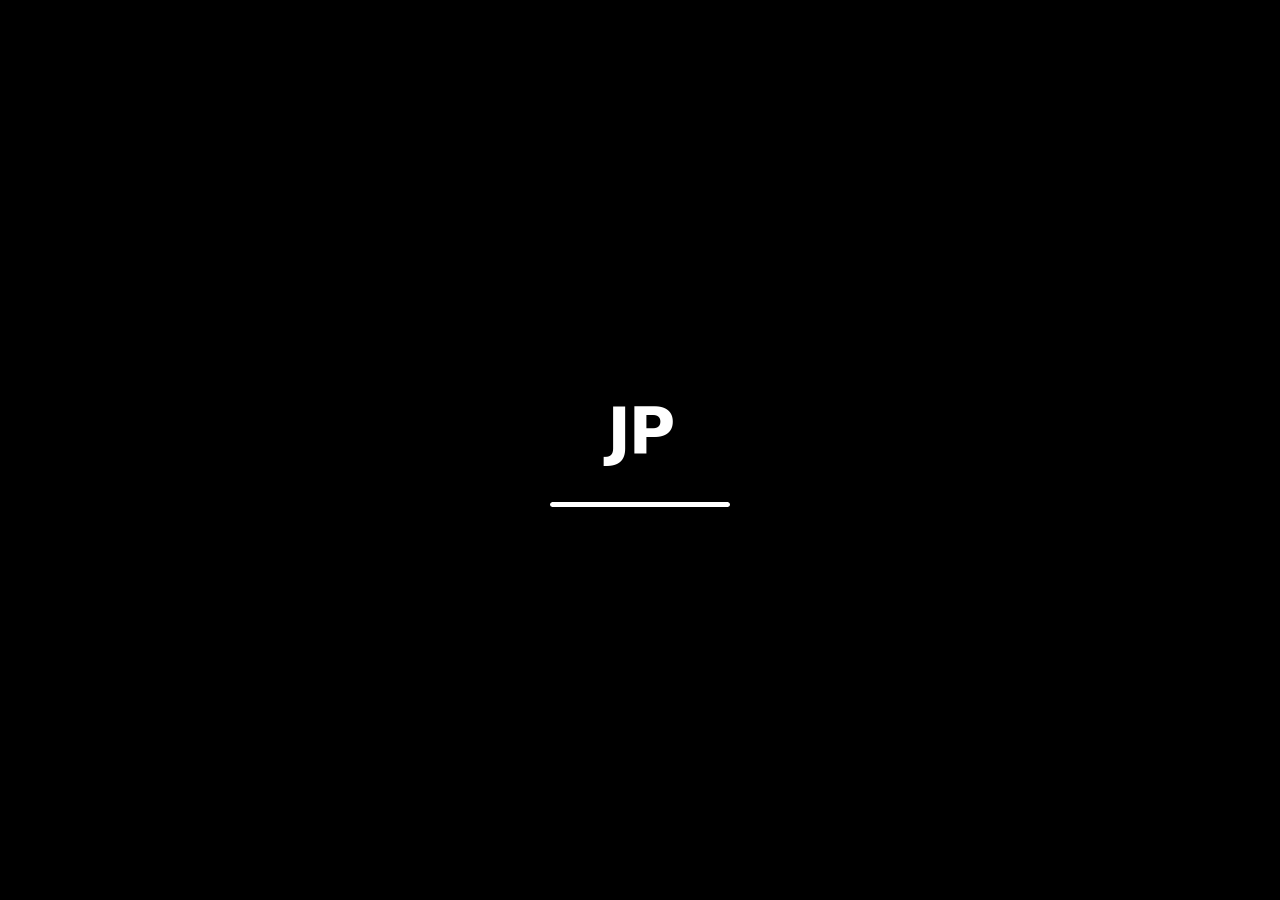
<file: index.html>
<!doctype html>
<html lang="ko">
<head>
<meta charset="utf-8">
<meta name="viewport" content="width=device-width,initial-scale=1,viewport-fit=cover">
<title>박지홍 · Portfolio</title>
<meta name="description" content="박지홍 포트폴리오. WTI·FX 헤지 논문 6편, ESG 의사결정층 ERP, 상장사 헤지 관측소, 계량 모형 44종. 회계·금융 도메인을 이해하는 계량 설계.">
<meta property="og:title" content="박지홍 · Portfolio">
<meta property="og:description" content="헤지 논문 6편 · HongERP · Hedge Observatory · Quant Lab">
<meta property="og:type" content="website">
<meta name="theme-color" content="#104281">
<link rel="icon" href="data:image/svg+xml,%3Csvg xmlns='http://www.w3.org/2000/svg' viewBox='0 0 64 64'%3E%3Crect width='64' height='64' rx='14' fill='%23104281'/%3E%3Ctext x='32' y='42' font-size='28' text-anchor='middle' fill='white' font-family='-apple-system,sans-serif' font-weight='700'%3EJP%3C/text%3E%3C/svg%3E">
<link rel="stylesheet" href="style.css?v=202610021143">
</head>
<body>
<div class="sr" aria-hidden="false">
  <h1>박지홍 · 부산대학교 경영학과</h1>
  <p>헤지 계산과 회계 처리, 공시까지 한 줄로 다루는 경영학과 학생. WTI와 원달러 헤지를 예산, 트레이딩, 회계, 공시 네 층으로 푼 논문 6편, ESG 의사결정층 ERP, 상장사 파생 각주 전수 파싱, 계량 모형 44종, 리스크 우선 트레이딩 데스크.</p>
  <p><a href="cv.html">읽기 모드(한국어)</a> · <a href="cv-en.html">Reading mode (English)</a> · <a href="https://github.com/JihongParker">GitHub</a> · <a href="https://ssrn.com/author=12066228">SSRN</a></p>
</div>
<noscript><p style="padding:20px">이 화면은 자바스크립트가 필요합니다. <a href="cv.html">읽기 모드</a>로 보십시오.</p></noscript>
<div id="boot"><div class="mark">JP</div><div class="bar"><i></i></div></div>

<div id="menubar">
  <div class="l">
    <div class="item logo" data-menu="logo">JP</div>
    <div class="item app">Finder</div>
    <div class="item hide-m" data-menu="file">파일</div>
    <div class="item" data-menu="go">이동</div>
    <div class="item hide-m" data-menu="help">도움말</div>
    <a class="item read" href="cv.html">읽기 모드</a>
  </div>
  <div class="r">
    <button class="item" id="theme-btn" title="다크 모드 전환"><span id="theme-ic"></span></button>
    <button class="item" id="spot-btn" title="검색 (⌘K)"><svg viewBox="0 0 24 24"><path d="M10 3a7 7 0 1 1 0 14 7 7 0 0 1 0-14zm0 2a5 5 0 1 0 0 10 5 5 0 0 0 0-10zm6.3 9.9l4.4 4.4-1.4 1.4-4.4-4.4z"/></svg></button>
    <div class="item hide-m" title="Wi-Fi"><svg viewBox="0 0 24 24"><path d="M12 20a2 2 0 1 1 0-4 2 2 0 0 1 0 4zm-4.2-5.2l-1.4-1.4a8 8 0 0 1 11.2 0l-1.4 1.4a6 6 0 0 0-8.4 0zM4.9 11.9 3.5 10.5a12 12 0 0 1 17 0l-1.4 1.4a10 10 0 0 0-14.2 0z"/></svg></div>
    <div class="item hide-m" title="배터리"><svg viewBox="0 0 24 24"><path d="M3 8a2 2 0 0 1 2-2h13a2 2 0 0 1 2 2v1h1v6h-1v1a2 2 0 0 1-2 2H5a2 2 0 0 1-2-2zm2 0v8h13V8zm1 1h9v6H6z"/></svg></div>
    <div class="item clock" id="clock"></div>
  </div>
</div>

<div id="desktop"><div id="icons"></div></div>

<div id="spot"><div class="box"><input placeholder="Spotlight 검색: 논문, HongERP, 연락 …"><ul></ul></div></div>

<div id="dock"></div>

<script src="data.js?v=202610021143"></script>
<script src="app.js?v=202610021143"></script>
</body>
</html>
</file>
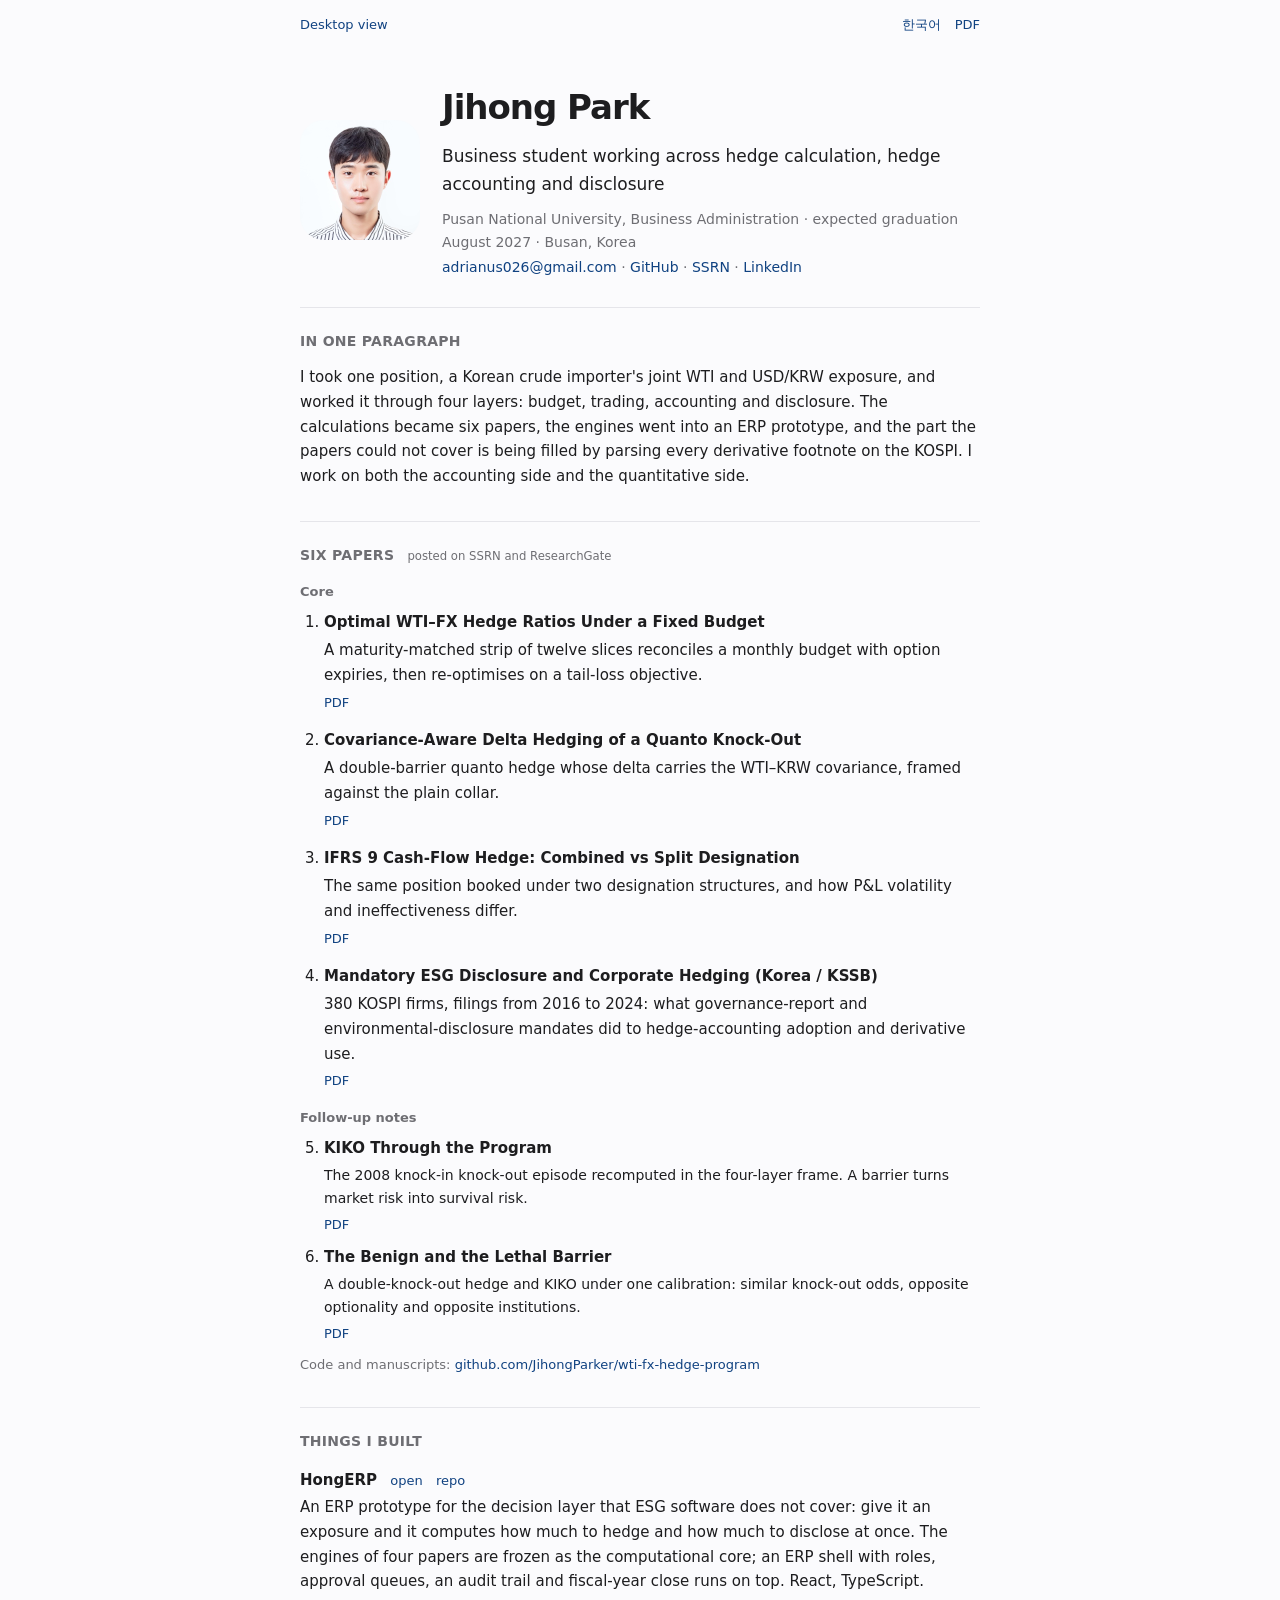
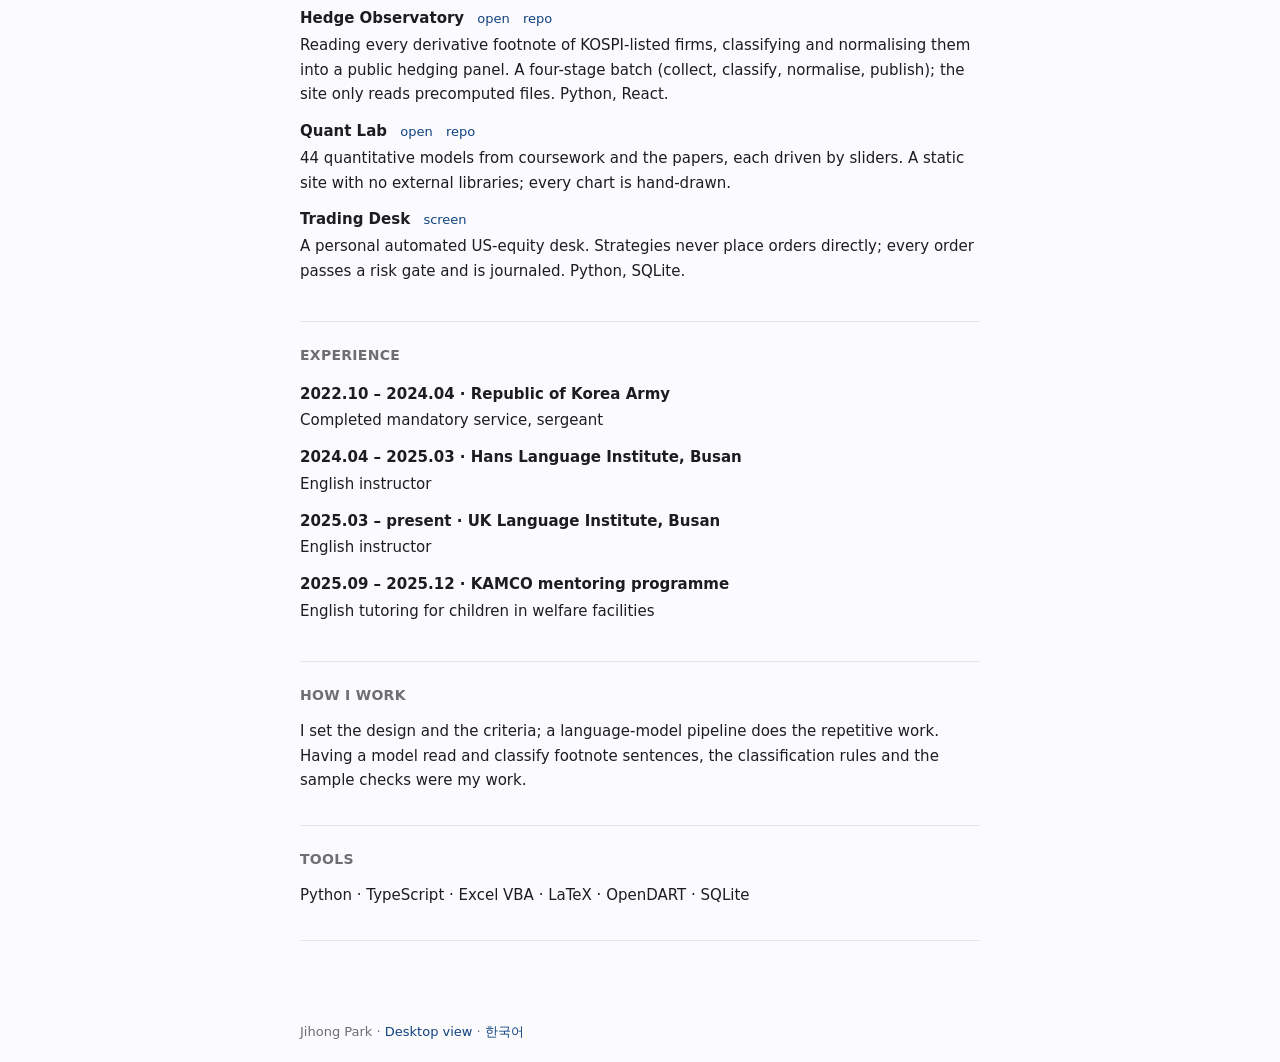
<file: cv-en.html>
<!doctype html>
<html lang="en">
<head>
<meta charset="utf-8">
<meta name="viewport" content="width=device-width,initial-scale=1">
<title>Jihong Park · Reading mode</title>
<meta name="description" content="Jihong Park, Pusan National University. Six papers on one WTI × USD/KRW position across budget, trading, accounting and disclosure; an ESG decision-layer ERP; a KOSPI derivative-footnote observatory; 44 interactive quant models; a risk-first trading desk.">
<meta property="og:title" content="Jihong Park · Portfolio">
<meta property="og:description" content="Six papers · HongERP · Hedge Observatory · Quant Lab · Trading Desk">
<meta property="og:type" content="profile">
<link rel="alternate" hreflang="ko" href="cv.html">
<link rel="icon" href="data:image/svg+xml,%3Csvg xmlns='http://www.w3.org/2000/svg' viewBox='0 0 64 64'%3E%3Crect width='64' height='64' rx='14' fill='%23104281'/%3E%3Ctext x='32' y='42' font-size='28' text-anchor='middle' fill='white' font-family='-apple-system,sans-serif' font-weight='700'%3EJP%3C/text%3E%3C/svg%3E">
<link rel="stylesheet" href="cv.css">
</head>
<body>
<nav class="top"><a href="index.html#finder">Desktop view</a><span><a href="cv.html">한국어</a><a href="cv/jihong-park-cv-en.pdf" download>PDF</a></span></nav>
<main>
<header class="with-photo">
  <img class="photo" src="img/profile.jpg" alt="Jihong Park" width="120" height="120">
  <div>
  <h1>Jihong Park</h1>
  <p class="tag">Business student working across hedge calculation, hedge accounting and disclosure</p>
  <p class="meta">Pusan National University, Business Administration · expected graduation August 2027 · Busan, Korea</p>
  <p class="links"><a href="mailto:adrianus026@gmail.com">adrianus026@gmail.com</a> · <a href="https://github.com/JihongParker">GitHub</a> · <a href="https://ssrn.com/author=12066228">SSRN</a> · <a href="https://www.linkedin.com/in/jihongparker">LinkedIn</a></p>
  </div>
</header>

<section>
  <h2>In one paragraph</h2>
  <p>I took one position, a Korean crude importer's joint WTI and USD/KRW exposure, and worked it through four layers: budget, trading, accounting and disclosure. The calculations became six papers, the engines went into an ERP prototype, and the part the papers could not cover is being filled by parsing every derivative footnote on the KOSPI. I work on both the accounting side and the quantitative side.</p>
</section>

<section>
  <h2>Six papers <small>posted on SSRN and ResearchGate</small></h2>
  <h3>Core</h3>
  <ol class="papers">
    <li><b>Optimal WTI–FX Hedge Ratios Under a Fixed Budget</b><p>A maturity-matched strip of twelve slices reconciles a monthly budget with option expiries, then re-optimises on a tail-loss objective.</p><a href="papers/Park_hedge_optimization.pdf">PDF</a></li>
    <li><b>Covariance-Aware Delta Hedging of a Quanto Knock-Out</b><p>A double-barrier quanto hedge whose delta carries the WTI–KRW covariance, framed against the plain collar.</p><a href="papers/Park_Quanto.pdf">PDF</a></li>
    <li><b>IFRS 9 Cash-Flow Hedge: Combined vs Split Designation</b><p>The same position booked under two designation structures, and how P&amp;L volatility and ineffectiveness differ.</p><a href="papers/Park_CFH.pdf">PDF</a></li>
    <li><b>Mandatory ESG Disclosure and Corporate Hedging (Korea / KSSB)</b><p>380 KOSPI firms, filings from 2016 to 2024: what governance-report and environmental-disclosure mandates did to hedge-accounting adoption and derivative use.</p><a href="papers/Park_ESG_disclosure.pdf">PDF</a></li>
  </ol>
  <h3>Follow-up notes</h3>
  <ol class="papers notes" start="5">
    <li><b>KIKO Through the Program</b><p>The 2008 knock-in knock-out episode recomputed in the four-layer frame. A barrier turns market risk into survival risk.</p><a href="papers/Park_KIKO_note.pdf">PDF</a></li>
    <li><b>The Benign and the Lethal Barrier</b><p>A double-knock-out hedge and KIKO under one calibration: similar knock-out odds, opposite optionality and opposite institutions.</p><a href="papers/Park_KIKO_comparison.pdf">PDF</a></li>
  </ol>
  <p class="note">Code and manuscripts: <a href="https://github.com/JihongParker/wti-fx-hedge-program">github.com/JihongParker/wti-fx-hedge-program</a></p>
</section>

<section>
  <h2>Things I built</h2>
  <dl class="projects">
    <dt>HongERP <a href="https://jihongparker.github.io/hong-erp/?lang=en">open</a> <a href="https://github.com/JihongParker/hong-erp">repo</a></dt>
    <dd>An ERP prototype for the decision layer that ESG software does not cover: give it an exposure and it computes how much to hedge and how much to disclose at once. The engines of four papers are frozen as the computational core; an ERP shell with roles, approval queues, an audit trail and fiscal-year close runs on top. React, TypeScript.</dd>
    <dt>Hedge Observatory <a href="https://jihongparker.github.io/hedge-observatory/">open</a> <a href="https://github.com/JihongParker/hedge-observatory">repo</a></dt>
    <dd>Reading every derivative footnote of KOSPI-listed firms, classifying and normalising them into a public hedging panel. A four-stage batch (collect, classify, normalise, publish); the site only reads precomputed files. Python, React.</dd>
    <dt>Quant Lab <a href="https://jihongparker.github.io/quant-lab/">open</a> <a href="https://github.com/JihongParker/quant-lab">repo</a></dt>
    <dd>44 quantitative models from coursework and the papers, each driven by sliders. A static site with no external libraries; every chart is hand-drawn.</dd>
    <dt>Trading Desk <a href="index.html#desk">screen</a></dt>
    <dd>A personal automated US-equity desk. Strategies never place orders directly; every order passes a risk gate and is journaled. Python, SQLite.</dd>
  </dl>
</section>

<section>
  <h2>Experience</h2>
  <dl class="projects">
    <dt>2022.10 – 2024.04 · Republic of Korea Army</dt><dd>Completed mandatory service, sergeant</dd>
    <dt>2024.04 – 2025.03 · Hans Language Institute, Busan</dt><dd>English instructor</dd>
    <dt>2025.03 – present · UK Language Institute, Busan</dt><dd>English instructor</dd>
    <dt>2025.09 – 2025.12 · KAMCO mentoring programme</dt><dd>English tutoring for children in welfare facilities</dd>
  </dl>
</section>

<section>
  <h2>How I work</h2>
  <p>I set the design and the criteria; a language-model pipeline does the repetitive work. Having a model read and classify footnote sentences, the classification rules and the sample checks were my work.</p>
</section>

<section>
  <h2>Tools</h2>
  <p>Python · TypeScript · Excel VBA · LaTeX · OpenDART · SQLite</p>
</section>
</main>
<footer>Jihong Park · <a href="index.html#finder">Desktop view</a> · <a href="cv.html">한국어</a></footer>
</body>
</html>
</file>
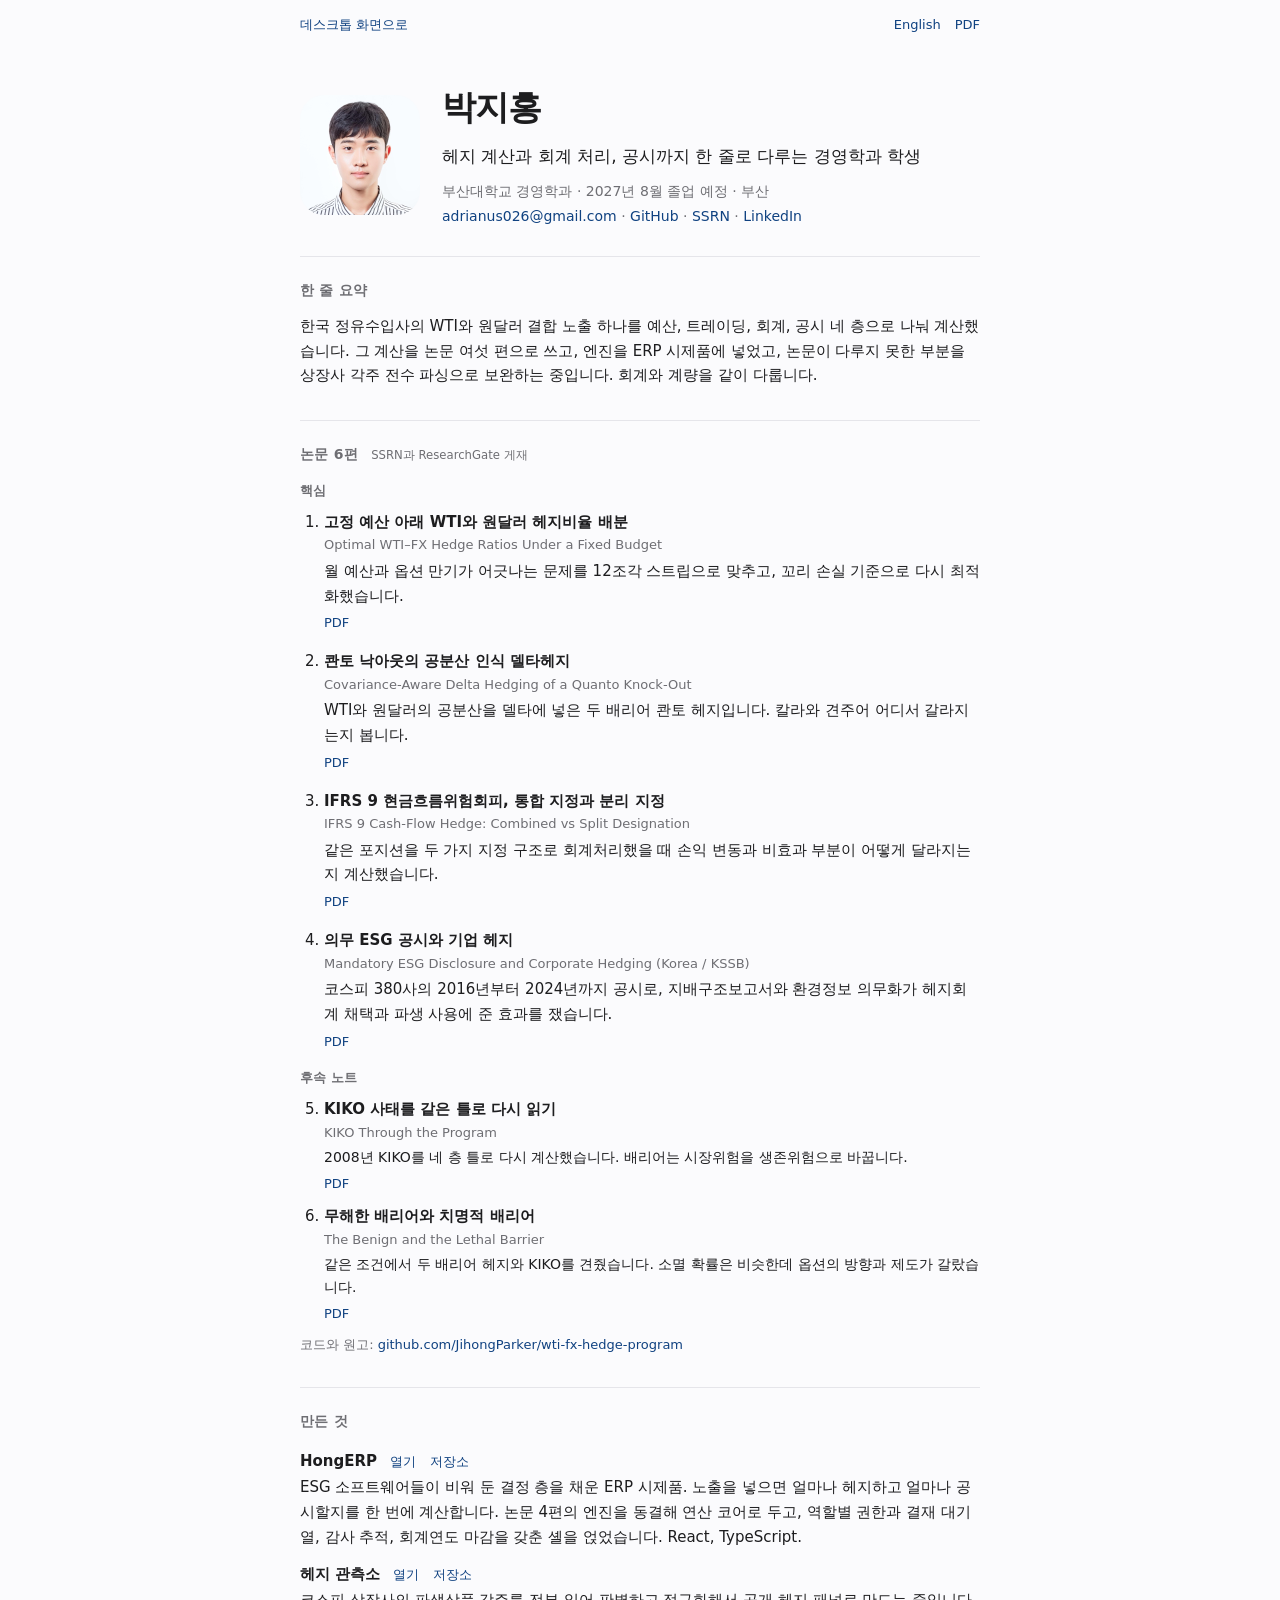
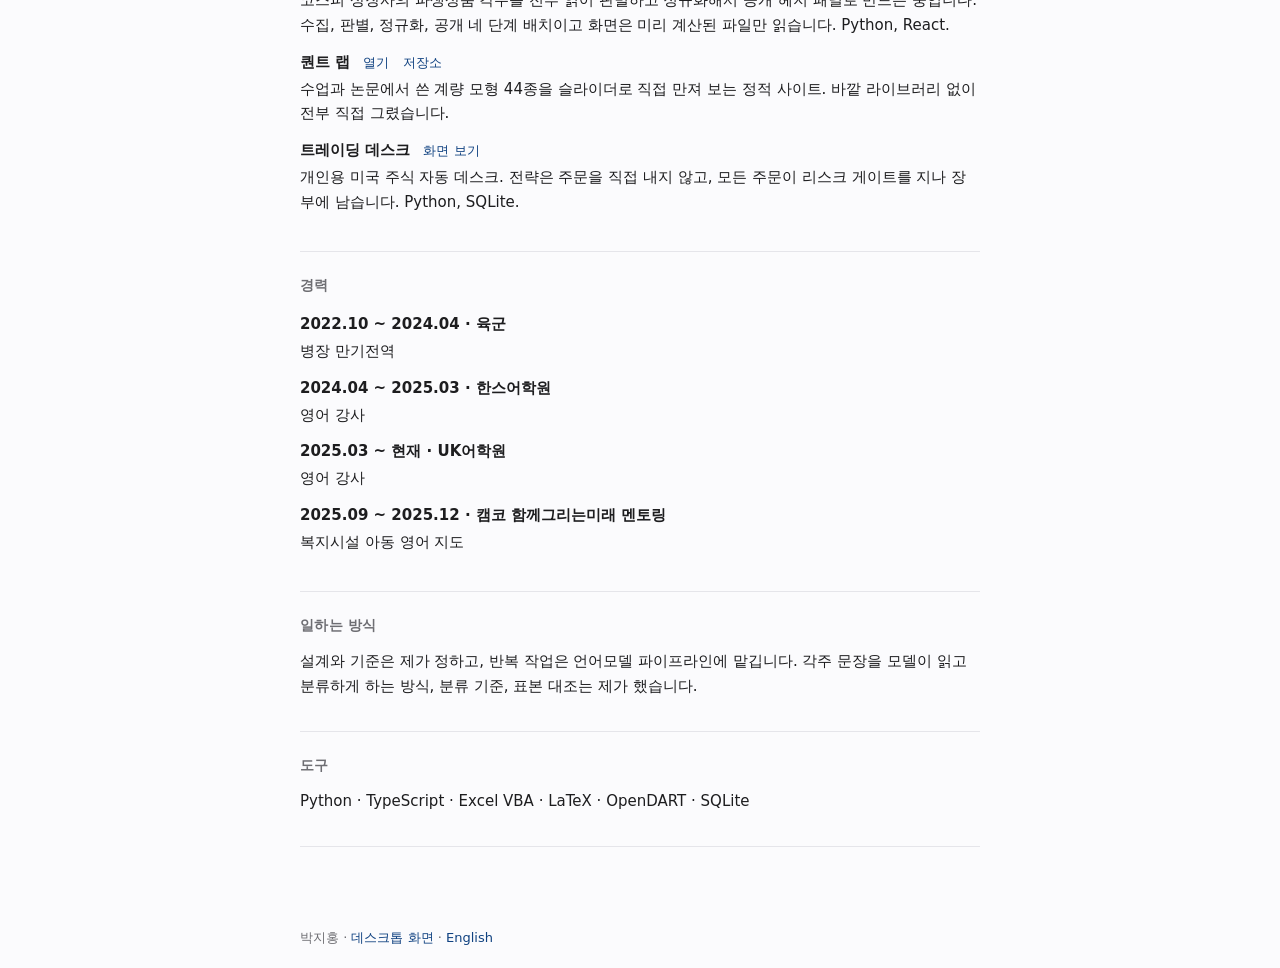
<file: cv.html>
<!doctype html>
<html lang="ko">
<head>
<meta charset="utf-8">
<meta name="viewport" content="width=device-width,initial-scale=1">
<title>박지홍 · 읽기 모드</title>
<meta name="description" content="박지홍. 부산대학교 경영학과. WTI와 원달러 헤지를 예산, 트레이딩, 회계, 공시 네 층으로 푼 작업 논문 6편, ESG 의사결정층 ERP, 상장사 파생 각주 전수 파싱, 계량 모형 44종, 리스크 우선 트레이딩 데스크.">
<meta property="og:title" content="박지홍 · 포트폴리오">
<meta property="og:description" content="작업 논문 6편 · HongERP · 헤지 관측소 · 퀀트 랩 · 트레이딩 데스크">
<meta property="og:type" content="profile">
<link rel="alternate" hreflang="en" href="cv-en.html">
<link rel="icon" href="data:image/svg+xml,%3Csvg xmlns='http://www.w3.org/2000/svg' viewBox='0 0 64 64'%3E%3Crect width='64' height='64' rx='14' fill='%23104281'/%3E%3Ctext x='32' y='42' font-size='28' text-anchor='middle' fill='white' font-family='-apple-system,sans-serif' font-weight='700'%3EJP%3C/text%3E%3C/svg%3E">
<link rel="stylesheet" href="cv.css">
</head>
<body>
<nav class="top"><a href="index.html#finder">데스크톱 화면으로</a><span><a href="cv-en.html">English</a><a href="cv/jihong-park-cv-ko.pdf" download>PDF</a></span></nav>
<main>
<header class="with-photo">
  <img class="photo" src="img/profile.jpg" alt="박지홍" width="120" height="120">
  <div>
  <h1>박지홍</h1>
  <p class="tag">헤지 계산과 회계 처리, 공시까지 한 줄로 다루는 경영학과 학생</p>
  <p class="meta">부산대학교 경영학과 · 2027년 8월 졸업 예정 · 부산</p>
  <p class="links"><a href="mailto:adrianus026@gmail.com">adrianus026@gmail.com</a> · <a href="https://github.com/JihongParker">GitHub</a> · <a href="https://ssrn.com/author=12066228">SSRN</a> · <a href="https://www.linkedin.com/in/jihongparker">LinkedIn</a></p>
  </div>
</header>

<section>
  <h2>한 줄 요약</h2>
  <p>한국 정유수입사의 WTI와 원달러 결합 노출 하나를 예산, 트레이딩, 회계, 공시 네 층으로 나눠 계산했습니다. 그 계산을 논문 여섯 편으로 쓰고, 엔진을 ERP 시제품에 넣었고, 논문이 다루지 못한 부분을 상장사 각주 전수 파싱으로 보완하는 중입니다. 회계와 계량을 같이 다룹니다.</p>
</section>

<section>
  <h2>논문 6편 <small>SSRN과 ResearchGate 게재</small></h2>
  <h3>핵심</h3>
  <ol class="papers">
    <li><b>고정 예산 아래 WTI와 원달러 헤지비율 배분</b><i>Optimal WTI–FX Hedge Ratios Under a Fixed Budget</i><p>월 예산과 옵션 만기가 어긋나는 문제를 12조각 스트립으로 맞추고, 꼬리 손실 기준으로 다시 최적화했습니다.</p><a href="papers/Park_hedge_optimization.pdf">PDF</a></li>
    <li><b>콴토 낙아웃의 공분산 인식 델타헤지</b><i>Covariance-Aware Delta Hedging of a Quanto Knock-Out</i><p>WTI와 원달러의 공분산을 델타에 넣은 두 배리어 콴토 헤지입니다. 칼라와 견주어 어디서 갈라지는지 봅니다.</p><a href="papers/Park_Quanto.pdf">PDF</a></li>
    <li><b>IFRS 9 현금흐름위험회피, 통합 지정과 분리 지정</b><i>IFRS 9 Cash-Flow Hedge: Combined vs Split Designation</i><p>같은 포지션을 두 가지 지정 구조로 회계처리했을 때 손익 변동과 비효과 부분이 어떻게 달라지는지 계산했습니다.</p><a href="papers/Park_CFH.pdf">PDF</a></li>
    <li><b>의무 ESG 공시와 기업 헤지</b><i>Mandatory ESG Disclosure and Corporate Hedging (Korea / KSSB)</i><p>코스피 380사의 2016년부터 2024년까지 공시로, 지배구조보고서와 환경정보 의무화가 헤지회계 채택과 파생 사용에 준 효과를 쟀습니다.</p><a href="papers/Park_ESG_disclosure.pdf">PDF</a></li>
  </ol>
  <h3>후속 노트</h3>
  <ol class="papers notes" start="5">
    <li><b>KIKO 사태를 같은 틀로 다시 읽기</b><i>KIKO Through the Program</i><p>2008년 KIKO를 네 층 틀로 다시 계산했습니다. 배리어는 시장위험을 생존위험으로 바꿉니다.</p><a href="papers/Park_KIKO_note.pdf">PDF</a></li>
    <li><b>무해한 배리어와 치명적 배리어</b><i>The Benign and the Lethal Barrier</i><p>같은 조건에서 두 배리어 헤지와 KIKO를 견줬습니다. 소멸 확률은 비슷한데 옵션의 방향과 제도가 갈랐습니다.</p><a href="papers/Park_KIKO_comparison.pdf">PDF</a></li>
  </ol>
  <p class="note">코드와 원고: <a href="https://github.com/JihongParker/wti-fx-hedge-program">github.com/JihongParker/wti-fx-hedge-program</a></p>
</section>

<section>
  <h2>만든 것</h2>
  <dl class="projects">
    <dt>HongERP <a href="https://jihongparker.github.io/hong-erp/?lang=ko">열기</a> <a href="https://github.com/JihongParker/hong-erp">저장소</a></dt>
    <dd>ESG 소프트웨어들이 비워 둔 결정 층을 채운 ERP 시제품. 노출을 넣으면 얼마나 헤지하고 얼마나 공시할지를 한 번에 계산합니다. 논문 4편의 엔진을 동결해 연산 코어로 두고, 역할별 권한과 결재 대기열, 감사 추적, 회계연도 마감을 갖춘 셸을 얹었습니다. React, TypeScript.</dd>
    <dt>헤지 관측소 <a href="https://jihongparker.github.io/hedge-observatory/">열기</a> <a href="https://github.com/JihongParker/hedge-observatory">저장소</a></dt>
    <dd>코스피 상장사의 파생상품 각주를 전부 읽어 판별하고 정규화해서 공개 헤지 패널로 만드는 중입니다. 수집, 판별, 정규화, 공개 네 단계 배치이고 화면은 미리 계산된 파일만 읽습니다. Python, React.</dd>
    <dt>퀀트 랩 <a href="https://jihongparker.github.io/quant-lab/">열기</a> <a href="https://github.com/JihongParker/quant-lab">저장소</a></dt>
    <dd>수업과 논문에서 쓴 계량 모형 44종을 슬라이더로 직접 만져 보는 정적 사이트. 바깥 라이브러리 없이 전부 직접 그렸습니다.</dd>
    <dt>트레이딩 데스크 <a href="index.html#desk">화면 보기</a></dt>
    <dd>개인용 미국 주식 자동 데스크. 전략은 주문을 직접 내지 않고, 모든 주문이 리스크 게이트를 지나 장부에 남습니다. Python, SQLite.</dd>
  </dl>
</section>

<section>
  <h2>경력</h2>
  <dl class="projects">
    <dt>2022.10 ~ 2024.04 · 육군</dt><dd>병장 만기전역</dd>
    <dt>2024.04 ~ 2025.03 · 한스어학원</dt><dd>영어 강사</dd>
    <dt>2025.03 ~ 현재 · UK어학원</dt><dd>영어 강사</dd>
    <dt>2025.09 ~ 2025.12 · 캠코 함께그리는미래 멘토링</dt><dd>복지시설 아동 영어 지도</dd>
  </dl>
</section>

<section>
  <h2>일하는 방식</h2>
  <p>설계와 기준은 제가 정하고, 반복 작업은 언어모델 파이프라인에 맡깁니다. 각주 문장을 모델이 읽고 분류하게 하는 방식, 분류 기준, 표본 대조는 제가 했습니다.</p>
</section>

<section>
  <h2>도구</h2>
  <p>Python · TypeScript · Excel VBA · LaTeX · OpenDART · SQLite</p>
</section>
</main>
<footer>박지홍 · <a href="index.html#finder">데스크톱 화면</a> · <a href="cv-en.html">English</a></footer>
</body>
</html>
</file>
<file: style.css>
/* ---------- tokens ---------- */
:root{
  --font:-apple-system,BlinkMacSystemFont,"SF Pro Text","Apple SD Gothic Neo","Pretendard","Noto Sans KR",system-ui,sans-serif;
  --mono:"SF Mono",ui-monospace,Menlo,Consolas,monospace;
  --accent:#0a66ff; --accent-2:#104281;
  --win-bg:rgba(246,246,248,.92); --win-fg:#1d1d1f; --win-muted:#6e6e73; --win-border:rgba(0,0,0,.14);
  --side-bg:rgba(236,236,240,.82); --side-hover:rgba(0,0,0,.06); --side-active:rgba(0,0,0,.1);
  --bar-bg:rgba(255,255,255,.55); --bar-fg:#1d1d1f;
  --dock-bg:rgba(255,255,255,.45); --dock-border:rgba(255,255,255,.55);
  --card:rgba(255,255,255,.7); --line:rgba(0,0,0,.08);
  --icon-label:#fff; --sel:rgba(10,102,255,.18);
  --wall-a:#4f7dd6; --wall-b:#8a55c8; --wall-c:#e9a5a0; --wall-d:#f6d6a3;
  --shadow:0 22px 70px rgba(0,0,0,.35),0 0 0 .5px rgba(0,0,0,.25);
  --r:12px;
}
[data-theme="dark"]{
  --win-bg:rgba(36,36,40,.9); --win-fg:#f5f5f7; --win-muted:#9a9aa1; --win-border:rgba(255,255,255,.12);
  --side-bg:rgba(28,28,32,.8); --side-hover:rgba(255,255,255,.06); --side-active:rgba(255,255,255,.12);
  --bar-bg:rgba(20,20,24,.5); --bar-fg:#f5f5f7;
  --dock-bg:rgba(30,30,34,.5); --dock-border:rgba(255,255,255,.18);
  --card:rgba(255,255,255,.06); --line:rgba(255,255,255,.1);
  --sel:rgba(10,132,255,.3);
  --wall-a:#0d1b3d; --wall-b:#3b2a6e; --wall-c:#7a3b5e; --wall-d:#1a3a5c;
  --shadow:0 22px 70px rgba(0,0,0,.6),0 0 0 .5px rgba(255,255,255,.15);
}
*{box-sizing:border-box}
html,body{height:100%;margin:0;overflow:hidden;font-family:var(--font);color:var(--win-fg);-webkit-font-smoothing:antialiased;font-size:14px}
button{font:inherit;color:inherit;background:none;border:0;cursor:pointer}
a{color:var(--accent);text-decoration:none}
::selection{background:var(--sel)}

.sr{position:absolute;width:1px;height:1px;overflow:hidden;clip:rect(0 0 0 0);white-space:nowrap}
#menubar .item.read{color:inherit;text-decoration:none}
/* ---------- boot ---------- */
#boot{position:fixed;inset:0;background:#000;z-index:1000;display:flex;flex-direction:column;align-items:center;justify-content:center;gap:34px;transition:opacity .5s;color:#fff}
#boot.off{opacity:0;pointer-events:none}
#boot .mark{font-size:64px;font-weight:600;letter-spacing:-.04em}
#boot .bar{width:180px;height:5px;border-radius:3px;background:rgba(255,255,255,.2);overflow:hidden}
#boot .bar i{display:block;height:100%;width:0;background:#fff;border-radius:3px;animation:boot 1.25s ease-out forwards}
@keyframes boot{to{width:100%}}

/* ---------- desktop ---------- */
#desktop{position:fixed;inset:0;overflow:hidden;
  background:
    radial-gradient(120% 90% at 10% 10%,var(--wall-a) 0,transparent 60%),
    radial-gradient(90% 90% at 90% 20%,var(--wall-b) 0,transparent 60%),
    radial-gradient(80% 70% at 70% 95%,var(--wall-c) 0,transparent 60%),
    radial-gradient(70% 60% at 20% 90%,var(--wall-d) 0,transparent 60%),
    linear-gradient(180deg,var(--wall-a),var(--wall-b));
  transition:background .4s}
#desktop::after{content:"";position:absolute;inset:0;background:url("data:image/svg+xml,%3Csvg xmlns='http://www.w3.org/2000/svg' width='160' height='160'%3E%3Cfilter id='n'%3E%3CfeTurbulence baseFrequency='.9' numOctaves='2' stitchTiles='stitch'/%3E%3C/filter%3E%3Crect width='160' height='160' filter='url(%23n)' opacity='.045'/%3E%3C/svg%3E");pointer-events:none;mix-blend-mode:overlay}

/* ---------- menubar ---------- */
#menubar{position:fixed;top:0;left:0;right:0;height:28px;z-index:900;display:flex;align-items:center;justify-content:space-between;padding:0 12px;
  background:var(--bar-bg);backdrop-filter:blur(30px) saturate(1.6);-webkit-backdrop-filter:blur(30px) saturate(1.6);color:var(--bar-fg);font-size:13px;user-select:none}
#menubar .l,#menubar .r{display:flex;align-items:center;gap:2px;height:100%}
#menubar .r{gap:6px}
#menubar .item{padding:0 9px;height:22px;display:flex;align-items:center;border-radius:5px;position:relative}
#menubar .item:hover,#menubar .item.open{background:rgba(127,127,127,.22)}
#menubar .item.app{font-weight:700}
#menubar .logo{font-weight:700;font-size:15px;padding:0 8px}
#menubar svg{width:16px;height:16px;fill:currentColor;display:block}
#menubar .clock{font-variant-numeric:tabular-nums;padding:0 4px}
.menu{position:absolute;top:26px;left:0;min-width:210px;background:var(--win-bg);backdrop-filter:blur(30px);-webkit-backdrop-filter:blur(30px);border:1px solid var(--win-border);border-radius:8px;padding:5px;box-shadow:0 10px 40px rgba(0,0,0,.25);display:none;z-index:950;color:var(--win-fg)}
.menu.show{display:block}
.menu button{display:flex;width:100%;text-align:left;padding:5px 10px;border-radius:5px;font-size:13px;justify-content:space-between;gap:20px}
.menu button:hover{background:var(--accent);color:#fff}
.menu hr{border:0;border-top:1px solid var(--line);margin:4px 8px}
.menu .k{opacity:.55;font-size:12px}

/* ---------- desktop icons ---------- */
#icons{position:absolute;top:50%;transform:translateY(-50%);left:28px;display:grid;grid-auto-flow:column;grid-template-rows:repeat(4,118px);grid-auto-columns:112px;gap:8px 14px;z-index:1}
.dicon{width:112px;display:flex;flex-direction:column;align-items:center;gap:4px;padding:6px 2px;border-radius:8px;cursor:default;user-select:none;text-align:center}
.dicon .ic{width:78px;height:78px;display:grid;place-items:center;filter:drop-shadow(0 4px 6px rgba(0,0,0,.35))}
.dicon .ic svg{width:78px;height:78px}
.dicon span{font-size:13px;font-weight:500;line-height:1.2;word-break:keep-all;color:var(--icon-label);text-shadow:0 1px 3px rgba(0,0,0,.7);padding:1px 4px;border-radius:4px}
.dicon:hover{background:rgba(255,255,255,.12)}
.dicon.sel span{background:var(--accent);text-shadow:none}
.dicon.sel .ic{background:rgba(255,255,255,.2);border-radius:8px}

/* ---------- windows ---------- */
.win{position:absolute;min-width:360px;min-height:220px;background:var(--win-bg);backdrop-filter:blur(40px) saturate(1.5);-webkit-backdrop-filter:blur(40px) saturate(1.5);
  border-radius:var(--r);box-shadow:var(--shadow);display:flex;flex-direction:column;overflow:hidden;
  transform-origin:center;animation:win-in .22s cubic-bezier(.2,.8,.2,1);color:var(--win-fg)}
@keyframes win-in{from{opacity:0;transform:scale(.94) translateY(10px)}to{opacity:1;transform:none}}
.win.closing{animation:win-out .18s ease-in forwards}
@keyframes win-out{to{opacity:0;transform:scale(.94)}}
.win.minimizing{animation:win-min .3s cubic-bezier(.4,0,1,1) forwards}
@keyframes win-min{to{opacity:0;transform:translateY(60vh) scale(.1)}}
.win.max{border-radius:0}
.win:not(.focus){box-shadow:0 10px 30px rgba(0,0,0,.2),0 0 0 .5px rgba(0,0,0,.2)}
.win:not(.focus) .tl b{background:#c9c9cc!important}
.tb{height:38px;display:flex;align-items:center;padding:0 12px;gap:8px;user-select:none;cursor:default;flex:none;border-bottom:1px solid var(--line);position:relative}
.tb .title{position:absolute;left:0;right:0;text-align:center;font-size:13px;font-weight:600;pointer-events:none;color:var(--win-muted)}
.win.focus .tb .title{color:var(--win-fg)}
.tl{display:flex;gap:8px;z-index:1}
.tl b{width:12px;height:12px;border-radius:50%;display:grid;place-items:center;cursor:default;border:.5px solid rgba(0,0,0,.15)}
.tl .c{background:#ff5f57}.tl .m{background:#febc2e}.tl .z{background:#28c840}
.tl svg{width:8px;height:8px;opacity:0;stroke:#4d0000;stroke-width:1.6;fill:none}
.tl:hover svg{opacity:.8}
.body{flex:1;min-height:0;display:flex;overflow:hidden}
.rs{position:absolute;right:0;bottom:0;width:18px;height:18px;cursor:nwse-resize;z-index:2}
.pane{flex:1;min-width:0;overflow:auto;padding:22px 26px;line-height:1.6}
.pane h1{font-size:22px;letter-spacing:-.02em;margin:0 0 4px}
.pane h2{font-size:15px;margin:22px 0 8px;letter-spacing:-.01em}
.pane p{margin:0 0 10px}
.pane ul{margin:0 0 10px;padding-left:18px}
.pane li{margin:2px 0}
.muted{color:var(--win-muted)}
.side{width:190px;flex:none;background:var(--side-bg);border-right:1px solid var(--line);padding:10px 8px;overflow:auto;font-size:13px}
.side h6{margin:10px 8px 4px;font-size:11px;color:var(--win-muted);font-weight:600}
.side button{display:flex;align-items:center;gap:8px;width:100%;padding:5px 8px;border-radius:6px;text-align:left}
.side button:hover{background:var(--side-hover)}
.side button.on{background:var(--side-active)}
.side svg{width:15px;height:15px;fill:none;stroke:var(--accent);stroke-width:1.7;flex:none}
.chips{display:flex;flex-wrap:wrap;gap:6px;margin:8px 0}
.chip{font-size:12px;padding:3px 9px;border-radius:99px;background:var(--card);border:1px solid var(--line)}
.stats{display:grid;grid-template-columns:repeat(auto-fit,minmax(120px,1fr));gap:8px;margin:12px 0}
.stat{background:var(--card);border:1px solid var(--line);border-radius:10px;padding:10px 12px}
.stat b{display:block;font-size:20px;letter-spacing:-.02em;font-variant-numeric:tabular-nums}
.stat span{font-size:12px;color:var(--win-muted)}
.btns{display:flex;flex-wrap:wrap;gap:8px;margin:14px 0 4px}
.btn{padding:6px 14px;border-radius:8px;background:var(--card);border:1px solid var(--line);font-size:13px;color:var(--win-fg)}
.btn.pri{background:var(--accent);color:#fff;border-color:transparent}
.btn:hover{filter:brightness(1.05)}
.hd{display:flex;align-items:center;gap:14px;margin-bottom:8px}
.hd .ic svg{width:64px;height:64px;filter:drop-shadow(0 3px 5px rgba(0,0,0,.25))}
.hd .sub{color:var(--win-muted);font-size:13px}
.note{background:var(--card);border-left:3px solid var(--accent-2);padding:8px 12px;border-radius:0 8px 8px 0;font-size:13px;margin:10px 0}

/* finder grid */
.fgrid{display:grid;grid-template-columns:repeat(auto-fill,minmax(88px,1fr));gap:4px 6px;align-content:start}
.fitem{display:flex;flex-direction:column;align-items:center;gap:4px;padding:8px 4px;border-radius:8px;cursor:default;user-select:none;text-align:center;font-size:12px;line-height:1.2}
.fitem svg{width:56px;height:56px}
.fitem:hover{background:var(--side-hover)}
.fitem.sel{background:var(--sel)}
.fpath{flex:none;border-top:1px solid var(--line);padding:5px 12px;font-size:12px;color:var(--win-muted);display:flex;gap:6px}

/* papers */
.plist{display:flex;flex-direction:column;gap:10px}
.paper{display:grid;grid-template-columns:34px 1fr;gap:10px;background:var(--card);border:1px solid var(--line);border-radius:10px;padding:12px 14px}
.paper .n{font-family:var(--mono);color:var(--accent-2);font-weight:700;font-size:16px}
.paper b{display:block;font-size:14px}
.paper i{display:block;font-style:normal;color:var(--win-muted);font-size:12px;margin:1px 0 4px}
.paper p{font-size:13px;margin:0 0 6px}
.paper .kv{font-size:12px;font-family:var(--mono);color:var(--win-muted)}

/* safari */
.sf{flex:1;display:flex;flex-direction:column;min-width:0}
.sf .bar{display:flex;align-items:center;gap:8px;padding:6px 10px;border-bottom:1px solid var(--line);flex:none}
.sf .url{flex:1;height:28px;border-radius:7px;background:var(--card);border:1px solid var(--line);display:flex;align-items:center;justify-content:center;font-size:12px;color:var(--win-muted);gap:6px;font-family:var(--mono)}
.sf .tabs{display:flex;gap:2px;padding:0 8px;flex:none;border-bottom:1px solid var(--line);overflow:auto}
.sf .tabs button{padding:6px 12px;font-size:12px;border-radius:6px 6px 0 0;color:var(--win-muted);white-space:nowrap}
.sf .tabs button.on{background:var(--card);color:var(--win-fg)}
.sf iframe{flex:1;border:0;width:100%;background:#fff}
.sf .nb{width:28px;height:28px;border-radius:6px;display:grid;place-items:center}
.sf .nb:hover{background:var(--side-hover)}
.sf .nb svg{width:16px;height:16px;fill:none;stroke:currentColor;stroke-width:1.8}

/* terminal */
.term{flex:1;background:rgba(20,20,24,.94);color:#e6e6e6;font-family:var(--mono);font-size:12.5px;padding:10px 12px;overflow:auto;line-height:1.5;cursor:text;white-space:pre-wrap;word-break:break-word}
.term .p{color:#7ee787}.term .d{color:#79c0ff}.term .y{color:#f2cc60}.term .g{color:#8b949e}
.term input{background:none;border:0;color:inherit;font:inherit;outline:0;width:60%;padding:0}

/* notes */
.notes .side button{white-space:normal;line-height:1.3}
.notes .side small{display:block;color:var(--win-muted);font-size:11px}

/* about this mac */
.amac{display:grid;grid-template-columns:150px 1fr;gap:26px;align-items:start}
.amac .pic{width:150px;height:150px;border-radius:30px;object-fit:cover;display:block;box-shadow:0 10px 30px rgba(16,66,129,.35)}
.amac table{border-collapse:collapse;font-size:13px;width:100%}
.amac td{padding:3px 0;vertical-align:top}
.amac td:first-child{color:var(--win-muted);width:92px;text-align:right;padding-right:12px;font-weight:600}

/* mail */
.mail .row{display:flex;gap:12px;padding:10px 0;border-bottom:1px solid var(--line);align-items:center}
.mail .row b{width:90px;color:var(--win-muted);font-weight:600;font-size:12px}

/* ---------- dock ---------- */
#dock{position:fixed;left:50%;bottom:8px;transform:translateX(-50%);z-index:900;display:flex;align-items:flex-end;gap:4px;padding:6px 8px;height:66px;
  background:var(--dock-bg);border:1px solid var(--dock-border);border-radius:20px;backdrop-filter:blur(30px) saturate(1.6);-webkit-backdrop-filter:blur(30px) saturate(1.6);box-shadow:0 10px 40px rgba(0,0,0,.25)}
.dk{width:50px;height:50px;position:relative;display:grid;place-items:center;transform-origin:bottom center;transition:transform .12s;flex:none}
.dk svg{width:46px;height:46px;filter:drop-shadow(0 3px 4px rgba(0,0,0,.25))}
.dk::after{content:"";position:absolute;bottom:-5px;width:4px;height:4px;border-radius:50%;background:var(--bar-fg);opacity:0;transition:opacity .2s}
.dk.run::after{opacity:.75}
.dk .tip{position:absolute;bottom:64px;left:50%;transform:translateX(-50%);background:var(--win-bg);color:var(--win-fg);font-size:12px;padding:4px 10px;border-radius:7px;white-space:nowrap;opacity:0;pointer-events:none;transition:opacity .15s;border:1px solid var(--win-border)}
.dk:hover .tip{opacity:1}
.dk.bounce{animation:bounce .5s ease 2}
@keyframes bounce{0%,100%{translate:0 0}50%{translate:0 -14px}}
#dock .sep{width:1px;height:44px;background:var(--dock-border);margin:0 4px;align-self:center}

/* ---------- spotlight ---------- */
#spot{position:fixed;inset:0;z-index:960;display:none;align-items:flex-start;justify-content:center;padding-top:16vh;background:rgba(0,0,0,.08)}
#spot.show{display:flex}
#spot .box{width:min(640px,92vw);background:var(--win-bg);backdrop-filter:blur(40px);-webkit-backdrop-filter:blur(40px);border:1px solid var(--win-border);border-radius:14px;box-shadow:var(--shadow);overflow:hidden}
#spot input{width:100%;font:inherit;font-size:22px;padding:14px 18px;background:none;border:0;outline:0;color:var(--win-fg)}
#spot ul{list-style:none;margin:0;padding:6px;border-top:1px solid var(--line);max-height:50vh;overflow:auto}
#spot li{display:flex;align-items:center;gap:12px;padding:8px 12px;border-radius:8px;cursor:default}
#spot li svg{width:28px;height:28px;flex:none}
#spot li.on{background:var(--accent);color:#fff}
#spot li small{opacity:.7;margin-left:auto;font-size:12px}

/* ---------- context menu ---------- */
#ctx{position:fixed;z-index:970}

/* ---------- mobile ---------- */
@media (max-width:720px){
  #icons{grid-auto-flow:row;grid-template-rows:none;grid-template-columns:repeat(3,100px);right:auto;left:50%;top:40px;transform:translateX(-50%)}
  .win{left:0!important;top:28px!important;width:100vw!important;height:calc(100vh - 28px - 78px)!important;border-radius:0;min-width:0}
  .rs{display:none}
  .side{width:104px;padding:8px 4px}
  #menubar{padding:0 6px}
  #menubar .clock{font-size:12px}
  .pane{padding:16px}
  .amac{grid-template-columns:1fr}
  #dock{max-width:96vw;overflow-x:auto;overflow-y:hidden}
  #menubar .hide-m{display:none}
}

/* ---------- 추가: 차트 팔레트(검증됨) ---------- */
:root{--s1:#2a6ad1;--s2:#c26a00}
[data-theme="dark"]{--s1:#3f7fd8;--s2:#bf8226}
/* Safari 본문 + 소개 패널 */
.sfbody{flex:1;display:flex;min-height:0}
.sf .info{width:300px;flex:none;border-left:1px solid var(--line);background:var(--side-bg);padding:16px 18px;overflow:auto;font-size:13px;line-height:1.55}
.sf .info h2{margin:0 0 2px;font-size:16px}.sf .info h3{font-size:12px;margin:14px 0 4px;color:var(--win-muted)}.sf .info ul{padding-left:16px;margin:0}
.sf .nb.on{background:var(--side-active)}
/* 미리보기 */
.pv-side{width:250px}
.pv-side button{align-items:flex-start;white-space:normal;line-height:1.3}
.pv-side .pn{font-family:var(--mono);color:var(--accent-2);font-weight:700;flex:none;width:22px}
.pv-side hr{border:0;border-top:1px solid var(--line);margin:8px 6px}
.side-link{display:block;padding:5px 8px;font-size:12px}
.pv{flex:1;display:flex;flex-direction:column;min-width:0}
.pv-hd{display:flex;gap:12px;align-items:flex-start;justify-content:space-between;padding:10px 16px;border-bottom:1px solid var(--line);font-size:13px;flex:none}
.pv-hd b{display:block;font-size:14px}.pv-hd p{margin:2px 0 3px;color:var(--win-muted)}.pv-hd .kv{font-family:var(--mono);font-size:11.5px;color:var(--win-muted)}
.pv-hd .btn{flex:none;white-space:nowrap}
.pv-pages{flex:1;overflow:auto;background:#525659;padding:14px 0}
.pv-pages img{display:block;width:min(100%,860px);height:auto;margin:0 auto 14px;box-shadow:0 2px 12px rgba(0,0,0,.45);background:#f3f3f5 url("data:image/svg+xml,%3Csvg xmlns=%27http://www.w3.org/2000/svg%27 width=%27200%27 height=%2740%27%3E%3Ctext x=%27100%27 y=%2725%27 font-size=%2713%27 text-anchor=%27middle%27 fill=%27%23999%27 font-family=%27-apple-system,sans-serif%27%3E불러오는 중%3C/text%3E%3C/svg%3E") center 120px no-repeat}
.pv-act{display:flex;align-items:center;gap:12px;flex:none}
/* 데스크 */
.badge{font-size:11px;font-weight:600;padding:2px 8px;border-radius:99px;background:var(--sel);color:var(--accent);vertical-align:middle;margin-left:6px}
.desk .ctl{display:flex;flex-wrap:wrap;gap:10px 22px;align-items:center;font-size:13px;margin:6px 0 10px}
.desk .ctl label{display:flex;align-items:center;gap:8px}
.desk .ctl output{font-variant-numeric:tabular-nums;min-width:38px;font-weight:600}
.desk .ctl input[type=range]{accent-color:var(--accent);width:130px}
.chart{position:relative;background:var(--card);border:1px solid var(--line);border-radius:10px;padding:8px 4px 4px}
.chart canvas{display:block;width:100%}
.chart .tip{position:absolute;pointer-events:none;background:var(--win-bg);border:1px solid var(--win-border);border-radius:8px;padding:6px 10px;font-size:12px;box-shadow:0 6px 20px rgba(0,0,0,.18);min-width:170px}
.chart .tip b{display:block;margin-bottom:2px}
.chart i,.legend i{display:inline-block;width:10px;height:3px;border-radius:2px;vertical-align:middle;margin-right:6px}
.legend{display:flex;gap:16px;font-size:12px;color:var(--win-muted);padding:6px 10px 2px}
.tbl2{width:100%;border-collapse:collapse;font-size:13px;margin:12px 0 4px;font-variant-numeric:tabular-nums}
.tbl2 th{text-align:left;font-size:11px;color:var(--win-muted);font-weight:600;padding:4px 8px;border-bottom:1px solid var(--line)}
.tbl2 td{padding:5px 8px;border-bottom:1px solid var(--line)}
.tbl2 td:nth-child(n+2),.tbl2 th:nth-child(n+2){text-align:right}
.two{display:grid;grid-template-columns:1fr 1fr;gap:0 26px}
.flow{font-family:var(--mono);font-size:12.5px;background:var(--card);border:1px solid var(--line);border-radius:8px;padding:8px 12px;display:inline-block}
@media (max-width:720px){.two{grid-template-columns:1fr}.sf .info{position:absolute;right:0;top:0;bottom:0;width:min(300px,85%)}.pv-side{width:120px}.pv-side .pn{display:none}}

/* ---------- 트레이딩 데스크 재현 (항상 다크) ---------- */
.tdbody{background:#0f1116;color:#e6edf3}
.td{flex:1;display:flex;flex-direction:column;min-width:0;min-height:0;font-size:12.5px;--tdc:#161a22;--tdl:rgba(255,255,255,.08);--tdm:#7d8590}
.td .up{color:#f2555a}.td .dn{color:#5b9cf6}
.td-top{display:flex;align-items:center;gap:10px;padding:8px 12px;border-bottom:1px solid var(--tdl);flex:none;flex-wrap:wrap}
.td-logo{font-weight:700;font-size:14px;display:flex;align-items:center;gap:6px;margin-right:6px}.td-logo i{width:9px;height:9px;background:#3b82f6;transform:rotate(45deg);display:inline-block;border-radius:2px}
.td-tabs,.td-grid{display:flex;gap:4px;background:var(--tdc);border-radius:99px;padding:3px}
.td-tabs button,.td-grid button{padding:4px 12px;border-radius:99px;font-weight:600;color:#c9d1d9;font-size:12px}
.td-tabs button.on,.td-grid button.on{background:#3b82f6;color:#fff}
.td-search input{background:var(--tdc);border:1px solid var(--tdl);border-radius:99px;color:#e6edf3;padding:6px 14px;font:inherit;width:170px;outline:0}
.td-kv{display:flex;gap:16px;color:var(--tdm);font-size:12px}.td-kv b{color:#c9d1d9;font-weight:600;margin-left:4px}
.td-status{margin-left:auto;display:flex;gap:10px;align-items:center;font-size:11.5px;color:#c9d1d9}
.td-status .dot::before{content:"";display:inline-block;width:7px;height:7px;border-radius:50%;background:#3fb950;margin-right:5px;vertical-align:middle}
.pill{border:1px solid var(--tdl);border-radius:99px;padding:3px 9px;color:var(--tdm)}.pill.warn{border-color:rgba(242,85,90,.5);color:#f2555a}
.td-banner{background:#3a1620;color:#f0b8bd;text-align:center;padding:8px 12px;font-size:12px;flex:none}
.td-view{flex:1;min-height:0;display:flex;gap:10px;padding:10px;overflow:hidden}
.td-view[hidden]{display:none}
.td-view .pane{color:#e6edf3;background:var(--tdc);border-radius:12px;overflow:auto;flex:1}
.td-view .pane .muted,.td-view .stat span,.td-view .legend,.td-view .tbl2 th{color:var(--tdm)}
.td-view .stat,.td-view .chart,.td-view .flow{background:#0f1116;border-color:var(--tdl)}
.td-view .tbl2 td,.td-view .tbl2 th{border-color:var(--tdl)}
.td-view .chart .tip{background:#1a1d24;border-color:var(--tdl);color:#e6edf3}
.td-left,.td-right{width:250px;flex:none;background:var(--tdc);border-radius:12px;padding:12px;overflow:auto;display:flex;flex-direction:column;min-height:0}
.td-h{font-weight:700;font-size:13px;display:flex;justify-content:space-between;align-items:center;margin-bottom:10px}.td-h small{color:var(--tdm);font-weight:500}.td-h .live{color:#f2555a}
.td-recs{display:flex;flex-direction:column;gap:8px;overflow:auto}
.rec{background:#0f1116;border-radius:10px;padding:10px 12px;border:1px solid var(--tdl)}
.rec-h{display:flex;align-items:center;gap:6px}.rec .rk{color:var(--tdm);width:12px;font-size:11px}.rec b{font-size:14px}.rec .nm{color:var(--tdm);font-size:11.5px;flex:1;overflow:hidden;text-overflow:ellipsis;white-space:nowrap}
.rec .sc{background:#1b2f57;color:#7fb1ff;border-radius:6px;padding:2px 7px;font-size:11.5px;font-weight:700}
.rec-s{color:#a9b1ba;font-size:11.5px;margin:6px 0 4px;line-height:1.4}
.tg{display:inline-block;font-size:10.5px;padding:2px 6px;border-radius:4px;margin-right:4px}.tg.r{background:#3a1620;color:#f2555a}.tg.g{background:#12301f;color:#3fb950}
.td-charts{flex:1;min-width:0;display:grid;gap:10px}.td-charts.g4{grid-template-columns:1fr 1fr;grid-template-rows:1fr 1fr}.td-charts.g1{grid-template-columns:1fr}
.tdc{background:var(--tdc);border-radius:12px;padding:10px 12px;display:flex;flex-direction:column;min-height:0;min-width:0}
.tdc-h{display:flex;align-items:baseline;gap:8px}.tdc-h b{font-size:15px}.tdc-h .nm{color:var(--tdm)}.tdc-h .px{margin-left:auto;font-weight:600;font-size:14px}.tdc-h .chg{font-weight:600;font-size:13px}
.tdc-l{display:flex;gap:10px;align-items:center;font-size:10.5px;margin:4px 0 2px;color:var(--tdm)}.tdc-l .ma5{color:#f5a524}.tdc-l .ma20{color:#2dd4bf}
.tdc-l .tfs{margin-left:auto;display:flex;gap:2px}.tdc-l .tfs button{padding:2px 8px;border-radius:6px;color:#c9d1d9;font-size:11px}.tdc-l .tfs button.on{background:#3b82f6;color:#fff}
.tdc-c{flex:1;position:relative;min-height:120px}.tdc-c canvas{display:block}
.tdc-c .tip{position:absolute;top:6px;pointer-events:none;background:#1a1d24;border:1px solid var(--tdl);border-radius:6px;padding:5px 8px;font-size:11px;line-height:1.4;white-space:nowrap}
.td-note{color:var(--tdm);font-size:11.5px;line-height:1.45;margin-bottom:8px}
.pos{background:#0f1116;border:1px solid var(--tdl);border-radius:10px;padding:9px 11px;margin-bottom:8px}.pos>b{font-size:14px;margin-right:6px}.pos .nm{color:var(--tdm);font-size:11.5px}
.pos-r{display:flex;flex-wrap:wrap;gap:4px 12px;margin:5px 0 3px;font-size:11.5px;color:var(--tdm)}.pos-r b{color:#e6edf3;margin-left:3px}
.pos-v{font-size:11px;color:var(--tdm)}.pos-v b{color:#f5a524}
.td-gates div{display:flex;justify-content:space-between;gap:8px;padding:5px 0;border-bottom:1px solid var(--tdl);font-size:11.5px}.td-gates span{color:var(--tdm)}.td-gates b{font-weight:500;text-align:right}
.td-ticker{flex:none;border-top:1px solid var(--tdl);overflow:hidden;padding:9px 0;white-space:nowrap}
.td-tk{display:inline-block;animation:tk 40s linear infinite}.td-tk span{margin-right:48px;font-size:13px}.td-tk b{background:#1b2f57;color:#7fb1ff;padding:2px 8px;border-radius:6px;margin-right:8px;font-size:12px}.td-tk small{color:var(--tdm);margin-left:8px}
@keyframes tk{from{transform:translateX(0)}to{transform:translateX(-50%)}}
@media (max-width:1000px){.td-left,.td-right{display:none}.td-charts.g4{grid-template-columns:1fr;grid-template-rows:repeat(4,240px)}.td-view{overflow:auto}.td-kv{display:none}}

.pv-side h6 .wp{display:block;font-weight:400;color:var(--win-muted);margin-top:2px}

/* 경력 타임라인 */
.tline .crumb{font-family:var(--mono);font-size:12px;color:var(--win-muted);margin-bottom:6px}
.tline h1{font-size:30px;margin:0 0 4px}
.tl-list{position:relative;margin:26px 0 0 8px;padding-left:28px;border-left:2px solid rgba(10,102,255,.45)}
.tl-e{position:relative;margin-bottom:34px}
.tl-e i{position:absolute;left:-37px;top:2px;width:12px;height:12px;border-radius:50%;background:var(--win-bg);border:3px solid var(--accent);box-shadow:0 0 0 3px var(--win-bg)}
.tl-d{font-family:var(--mono);font-size:12.5px;color:var(--win-muted)}
.tl-o{font-size:19px;font-weight:700;margin:2px 0 10px;letter-spacing:-.01em}
.tl-c{background:var(--card);border:1px solid var(--line);border-radius:12px;padding:14px 18px;margin-bottom:10px}
.tl-ch{display:flex;justify-content:space-between;gap:12px}.tl-ch b{font-size:14.5px}
.tl-c ul{margin:8px 0 0;padding-left:0;list-style:none}.tl-c li{margin:3px 0;color:var(--win-fg);opacity:.85}.tl-c li::before{content:"- ";color:var(--win-muted)}
</file>
<file: cv.css>
:root{--ink:#1d1d1f;--mute:#6e6e73;--line:#e5e5ea;--acc:#104281;--bg:#fbfbfd}
@media (prefers-color-scheme:dark){:root{--ink:#f5f5f7;--mute:#9a9aa1;--line:#2c2c30;--acc:#7fb1ff;--bg:#121216}}
*{box-sizing:border-box}
body{margin:0;background:var(--bg);color:var(--ink);font:15px/1.65 -apple-system,BlinkMacSystemFont,"Apple SD Gothic Neo","Pretendard","Noto Sans KR",system-ui,sans-serif;-webkit-font-smoothing:antialiased}
a{color:var(--acc);text-decoration:none}a:hover{text-decoration:underline}
.top{max-width:720px;margin:0 auto;padding:14px 20px;display:flex;justify-content:space-between;font-size:13px}.top span a{margin-left:14px}
main{max-width:720px;margin:0 auto;padding:10px 20px 60px}
header{padding:20px 0 26px;border-bottom:1px solid var(--line)}
h1{font-size:34px;letter-spacing:-.03em;margin:0 0 6px}
.tag{font-size:17px;margin:0 0 10px}.meta,.links{color:var(--mute);margin:2px 0;font-size:14px}
section{padding:22px 0;border-bottom:1px solid var(--line)}
h2{font-size:14px;letter-spacing:.02em;text-transform:uppercase;color:var(--mute);margin:0 0 12px}h2 small{text-transform:none;letter-spacing:0;font-weight:400;margin-left:8px}
p{margin:0 0 10px}
.papers{padding-left:24px;margin:0}.papers li{margin:0 0 14px}.papers b{display:block}.papers i{display:block;color:var(--mute);font-size:13px;font-style:normal}.papers p{margin:3px 0 2px}.papers a{font-size:13px}
.projects dt{font-weight:700;margin-top:12px}.projects dt a{font-weight:400;font-size:13px;margin-left:8px}.projects dd{margin:2px 0 0}
.note{font-size:13px;color:var(--mute)}
footer{max-width:720px;margin:0 auto;padding:20px;color:var(--mute);font-size:13px}
@media print{.top,footer{display:none}body{background:#fff;color:#000;font-size:12px}main{max-width:none;padding:0}a{color:#000}h1{font-size:26px}section{padding:12px 0}.projects dt a,.papers a{display:none}}

.with-photo{display:flex;gap:22px;align-items:center}.photo{width:120px;height:120px;border-radius:24px;object-fit:cover;flex:none}
@media (max-width:520px){.with-photo{flex-direction:column;align-items:flex-start}}
@media print{.photo{width:90px;height:90px;border-radius:12px}}

h3{font-size:13px;color:var(--mute);margin:14px 0 8px;font-weight:600}
.papers.notes li{margin-bottom:8px}.papers.notes p{font-size:14px}
</file>
